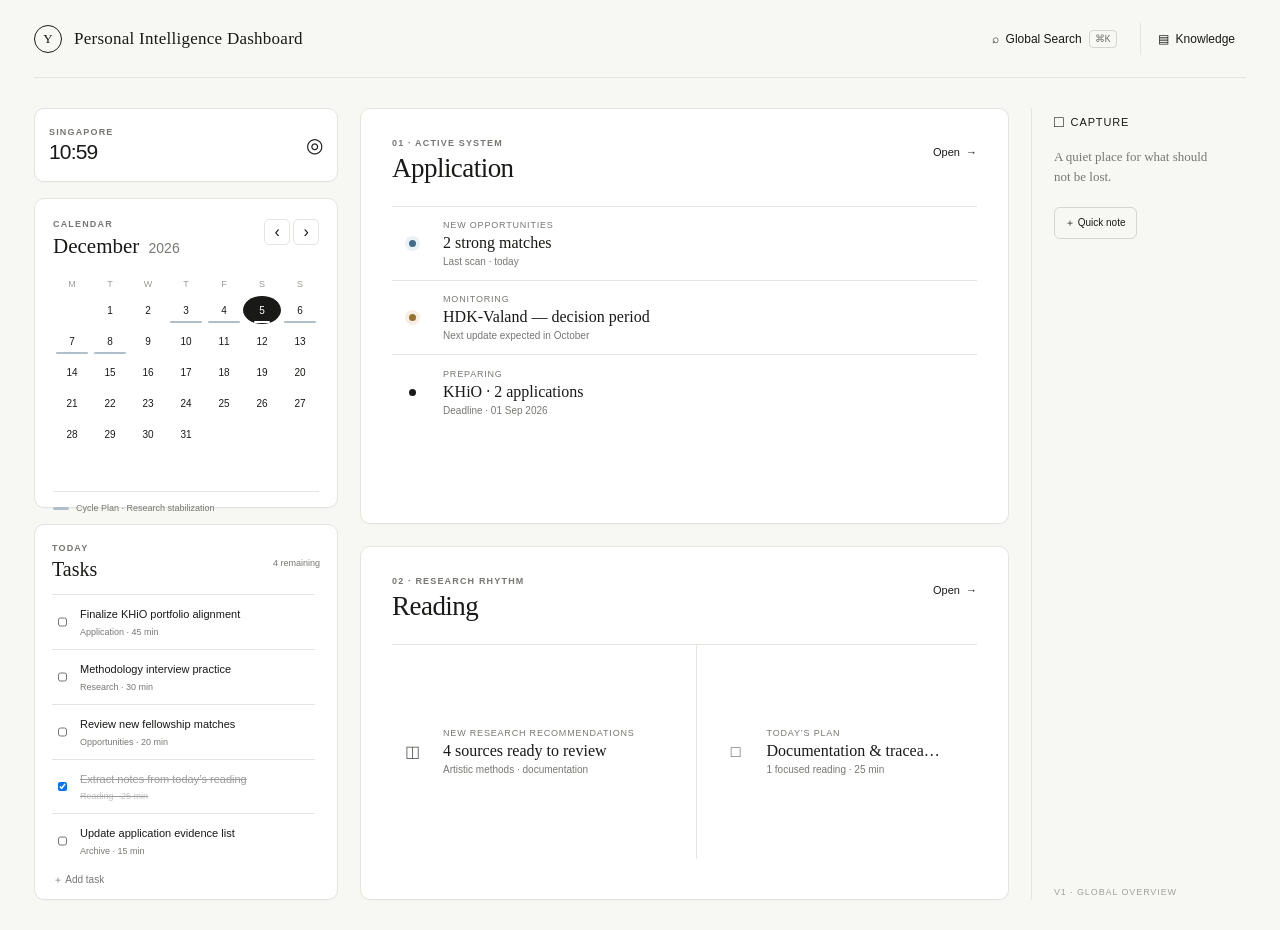
<file: index.html>
<!doctype html>
<html lang="en">
<head>
  <meta charset="UTF-8" />
  <meta name="viewport" content="width=device-width, initial-scale=1.0" />
  <meta name="description" content="A calm personal workspace for applications, reading, time, and daily focus." />
  <title>Personal Intelligence Dashboard</title>
  <link rel="stylesheet" href="styles.css" />
</head>
<body>
  <main class="dashboard-shell">
    <header class="global-header">
      <div class="brand"><span class="brand-mark">Y</span><h1>Personal Intelligence Dashboard</h1></div>
      <nav>
        <button class="nav-button" id="search-open" type="button"><span aria-hidden="true">⌕</span> Global Search <kbd>⌘K</kbd></button>
        <button class="nav-button knowledge-button" type="button"><span aria-hidden="true">▤</span> Knowledge</button>
        <button class="mobile-menu" type="button" aria-label="Open menu">☰</button>
      </nav>
    </header>

    <div class="dashboard-grid">
      <aside class="left-column" aria-label="Time and control">
        <section class="module time-wrap">
          <button class="time-module" id="time-open" type="button" aria-expanded="false">
            <span><span class="eyebrow">Singapore</span><time class="digital-time" id="local-time">--:--</time></span>
            <span class="line-icon" aria-hidden="true">◎</span>
          </button>
          <div class="world-popover" id="world-popover" hidden>
            <div class="popover-title"><div><p class="eyebrow">World time</p><h3>Your places</h3></div><button type="button" aria-label="Add time zone">＋</button></div>
            <div class="zone-list" id="zone-list"></div>
            <p class="popover-note">Select the places you want to keep here.</p>
          </div>
        </section>

        <section class="module calendar-module" aria-label="Calendar">
          <div class="calendar-header">
            <div><p class="eyebrow">Calendar</p><h2 id="calendar-title">Month <span>Year</span></h2></div>
            <div class="icon-pair"><button type="button" aria-label="Previous month">‹</button><button type="button" aria-label="Next month">›</button></div>
          </div>
          <div class="weekdays" aria-hidden="true"><span>M</span><span>T</span><span>W</span><span>T</span><span>F</span><span>S</span><span>S</span></div>
          <div class="calendar-grid" id="calendar-grid"></div>
          <div class="calendar-legend"><span></span><p>Cycle Plan · Research stabilization</p></div>
        </section>

        <section class="module tasks-module">
          <div class="section-heading"><div><p class="eyebrow">Today</p><h2>Tasks</h2></div><span class="count-label" id="remaining-count">4 remaining</span></div>
          <div class="task-scroll" id="task-list"></div>
          <button class="quiet-action" type="button">＋ Add task</button>
        </section>
      </aside>

      <div class="center-column">
        <section class="module main-module application-module">
          <div class="module-title-row"><div><p class="eyebrow">01 · Active system</p><h2>Application</h2></div><a class="open-link" href="application.html">Open <span>→</span></a></div>
          <div class="summary-list">
            <button class="summary-item" type="button" data-search="new opportunities fellowship application"><span class="summary-icon"><i class="status-dot status-blue"></i></span><span class="summary-copy"><span>New Opportunities</span><strong>2 strong matches</strong><small>Last scan · today</small></span><b>→</b></button>
            <button class="summary-item" type="button" data-search="monitoring HDK Valand decision"><span class="summary-icon"><i class="status-dot status-amber"></i></span><span class="summary-copy"><span>Monitoring</span><strong>HDK-Valand — decision period</strong><small>Next update expected in October</small></span><b>→</b></button>
            <button class="summary-item" type="button" data-search="preparing KHiO applications"><span class="summary-icon"><i class="status-dot"></i></span><span class="summary-copy"><span>Preparing</span><strong>KHiO · 2 applications</strong><small>Deadline · 01 Sep 2026</small></span><b>→</b></button>
          </div>
        </section>

        <section class="module main-module reading-module">
          <div class="module-title-row"><div><p class="eyebrow">02 · Research rhythm</p><h2>Reading</h2></div><button class="open-link" type="button">Open <span>→</span></button></div>
          <div class="reading-grid">
            <button class="summary-item" type="button" data-search="research recommendations artistic methods documentation"><span class="summary-icon">◫</span><span class="summary-copy"><span>New Research Recommendations</span><strong>4 sources ready to review</strong><small>Artistic methods · documentation</small></span><b>→</b></button>
            <button class="summary-item" type="button" data-search="today reading plan documentation traceability"><span class="summary-icon">□</span><span class="summary-copy"><span>Today’s Plan</span><strong>Documentation &amp; traceability</strong><small>1 focused reading · 25 min</small></span><b>→</b></button>
          </div>
        </section>
      </div>

      <aside class="right-column" aria-label="Capture">
        <section class="capture-module"><div class="capture-heading"><span>□</span><p>Capture</p></div><p class="capture-copy">A quiet place for what should not be lost.</p><button id="capture-open" type="button">＋ Quick note</button></section>
        <p class="right-note">V1 · Global overview</p>
      </aside>
    </div>
  </main>

  <div class="overlay-backdrop" id="search-overlay" hidden>
    <section class="search-panel" role="dialog" aria-modal="true" aria-label="Global search">
      <div class="search-input-wrap"><span>⌕</span><input id="search-input" type="search" placeholder="Search applications, readings, tasks…" /><button id="search-close" type="button" aria-label="Close search">×</button></div>
      <div class="search-results" id="search-results"><p>Type a keyword to search across your dashboard.</p></div>
      <div class="search-footer"><span>⌘ K</span><p>Keyword retrieval only</p></div>
    </section>
  </div>

  <section class="capture-popover" id="capture-popover" role="dialog" aria-label="Quick capture" hidden>
    <div><p class="eyebrow">Quick capture</p><button id="capture-close" type="button" aria-label="Close">×</button></div>
    <textarea placeholder="Write a note…"></textarea>
    <button class="save-note" id="capture-save" type="button">✓ Save note</button>
  </section>
  <script src="script.js"></script>
</body>
</html>
</file>
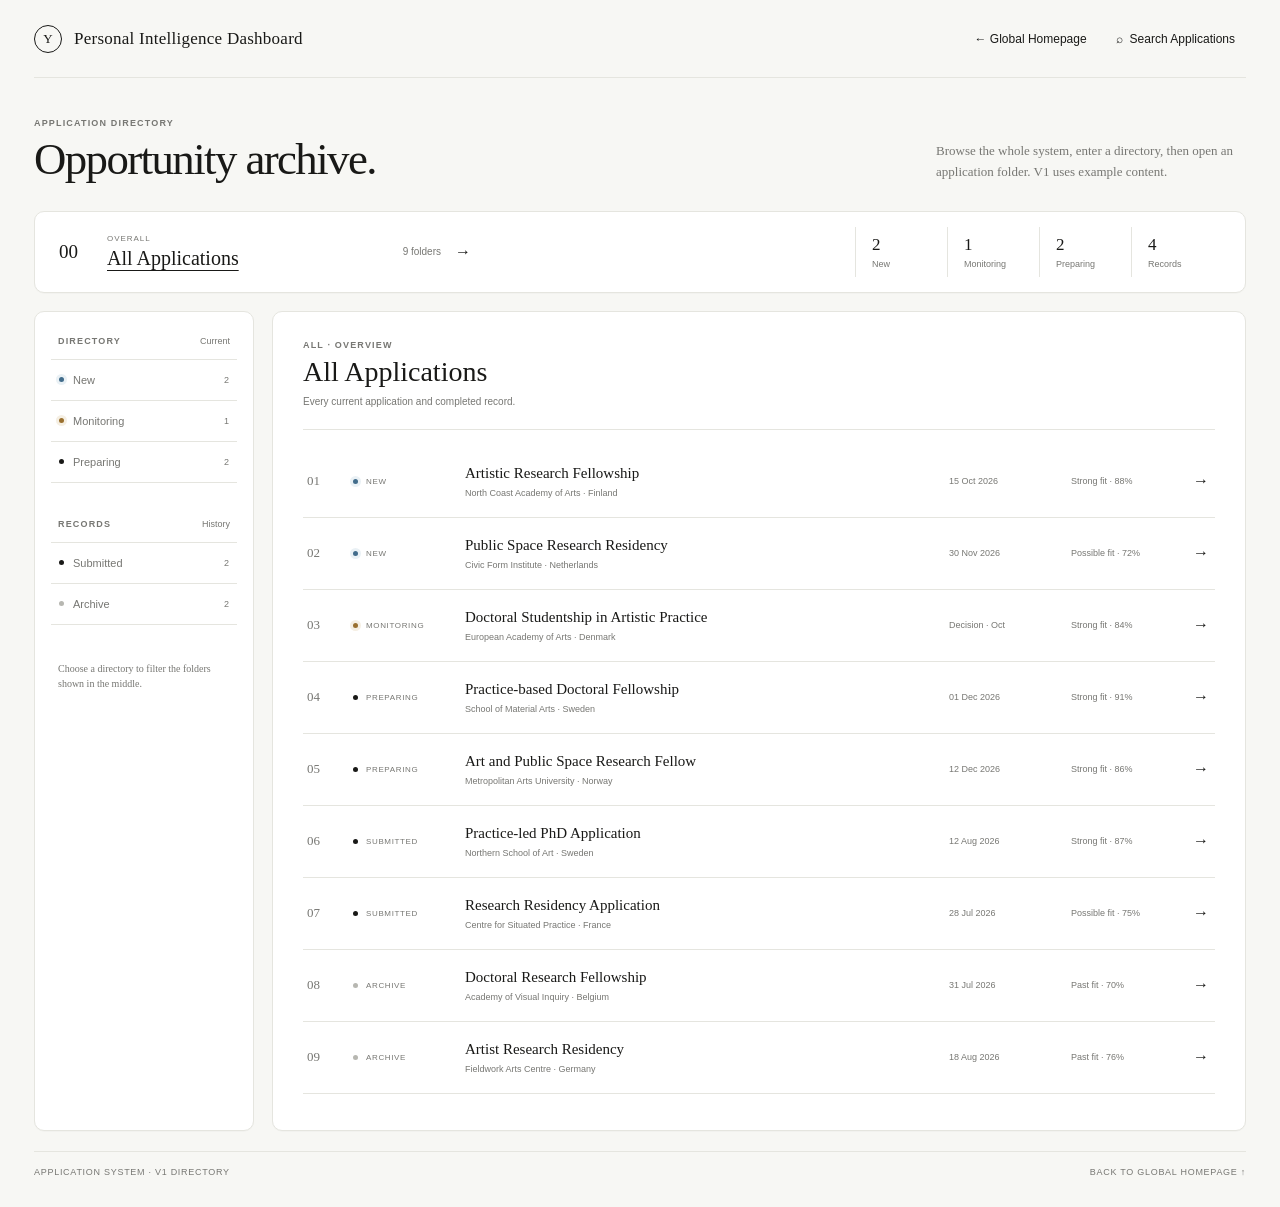
<file: application.html>
<!doctype html>
<html lang="en">
<head>
  <meta charset="UTF-8" />
  <meta name="viewport" content="width=device-width, initial-scale=1.0" />
  <meta name="description" content="Application directory for current opportunities and completed records." />
  <title>Application — Personal Intelligence Dashboard</title>
  <link rel="stylesheet" href="styles.css" />
</head>
<body>
  <main class="dashboard-shell application-page">
    <header class="global-header">
      <a class="brand brand-link" href="index.html"><span class="brand-mark">Y</span><h1>Personal Intelligence Dashboard</h1></a>
      <nav><a class="nav-button back-home" href="index.html">← Global Homepage</a><button class="nav-button" id="directory-search-open" type="button"><span aria-hidden="true">⌕</span> Search Applications</button></nav>
    </header>

    <section class="directory-intro application-intro">
      <div><p class="eyebrow">Application directory</p><h2>Opportunity archive.</h2></div>
      <p>Browse the whole system, enter a directory, then open an application folder. V1 uses example content.</p>
    </section>

    <section class="module application-all" aria-label="All applications">
      <button class="application-all-button active" type="button" data-view="all" aria-pressed="true">
        <span class="all-index">00</span>
        <span><small>Overall</small><strong>All Applications</strong></span>
        <span class="all-total" id="all-total">9 folders</span>
        <b>→</b>
      </button>
      <div class="application-all-counts" aria-label="Application counts">
        <span><b id="count-new">2</b> New</span>
        <span><b id="count-monitoring">1</b> Monitoring</span>
        <span><b id="count-preparing">2</b> Preparing</span>
        <span><b id="count-records">4</b> Records</span>
      </div>
    </section>

    <div class="application-browser">
      <aside class="module application-sidebar" aria-label="Application directories">
        <div class="sidebar-heading"><p class="eyebrow">Directory</p><span>Current</span></div>
        <nav class="directory-nav" aria-label="Current application stages">
          <button type="button" data-view="new"><span><i class="status-blue"></i>New</span><b id="nav-new">2</b></button>
          <button type="button" data-view="monitoring"><span><i class="status-amber"></i>Monitoring</span><b id="nav-monitoring">1</b></button>
          <button type="button" data-view="preparing"><span><i></i>Preparing</span><b id="nav-preparing">2</b></button>
        </nav>
        <div class="sidebar-heading records-heading"><p class="eyebrow">Records</p><span>History</span></div>
        <nav class="directory-nav" aria-label="Application records">
          <button type="button" data-view="submitted"><span><i></i>Submitted</span><b id="nav-submitted">2</b></button>
          <button type="button" data-view="archive"><span><i class="status-muted"></i>Archive</span><b id="nav-archive">2</b></button>
        </nav>
        <p class="sidebar-note">Choose a directory to filter the folders shown in the middle.</p>
      </aside>

      <section class="module folder-browser" aria-live="polite">
        <div class="folder-browser-header">
          <div><p class="eyebrow" id="folder-view-label">All · Overview</p><h3 id="folder-view-title">All Applications</h3><p id="folder-view-description">Every current application and completed record.</p></div>
          <button class="manual-add-button" id="manual-add-open" type="button" hidden>＋ Add manually</button>
        </div>
        <div class="folder-grid" id="folder-grid"></div>
        <div class="folder-empty" id="folder-empty" hidden><p>No folders in this directory.</p></div>
      </section>
    </div>

    <footer class="directory-footer"><p>Application System · V1 directory</p><a href="index.html">Back to Global Homepage ↑</a></footer>
  </main>

  <div class="overlay-backdrop" id="directory-search" hidden>
    <section class="search-panel" role="dialog" aria-modal="true" aria-label="Search applications">
      <div class="search-input-wrap"><span>⌕</span><input id="directory-search-input" type="search" placeholder="Search institution, country, or status…" /><button id="directory-search-close" type="button" aria-label="Close">×</button></div>
      <div class="search-results" id="directory-search-results"><p>Search the current directory and records.</p></div>
      <div class="search-footer"><span>Application only</span><p>Keyword retrieval</p></div>
    </section>
  </div>

  <div class="overlay-backdrop detail-backdrop" id="application-detail" hidden>
    <section class="application-detail-panel" role="dialog" aria-modal="true" aria-labelledby="application-detail-title">
      <div class="application-detail-topline">
        <p class="eyebrow" id="application-detail-stage">Application</p>
        <button id="application-detail-close" type="button" aria-label="Close application details">×</button>
      </div>
      <p class="application-detail-institution" id="application-detail-institution"></p>
      <h3 id="application-detail-title"></h3>
      <div class="application-detail-meta">
        <div><span>Location</span><strong id="application-detail-place"></strong></div>
        <div><span>Deadline / Date</span><strong id="application-detail-date"></strong></div>
        <div><span>Status</span><strong id="application-detail-status"></strong></div>
        <div><span>Fit</span><strong id="application-detail-fit"></strong></div>
      </div>
      <div class="application-detail-section">
        <span>Official link</span>
        <a id="application-detail-link" href="#" target="_blank" rel="noreferrer">Open opportunity ↗</a>
      </div>
      <div class="submitted-documents" id="submitted-documents" hidden>
        <label class="receipt-time-field">Confirmation email received<input id="confirmation-received-time" type="datetime-local" /></label>
        <div class="submitted-documents-header">
          <div><span>Application materials</span><p>PDF, Word, images, and supporting files</p></div>
          <label class="document-upload-button" for="document-upload">＋ Upload materials</label>
          <input id="document-upload" type="file" accept=".pdf,.doc,.docx,.txt,.jpg,.jpeg,.png" multiple hidden />
        </div>
        <div class="submitted-document-list" id="submitted-document-list"></div>
        <p class="document-local-note">Prototype · files stay in this browser session and are not uploaded to GitHub.</p>
      </div>
      <div class="application-detail-section" id="application-detail-fit-section">
        <span>Why it fits</span>
        <ul id="application-detail-fit-notes"></ul>
      </div>
      <div class="application-detail-section" id="application-detail-note-section"><span>Notes</span><p id="application-detail-note"></p></div>
      <div class="application-detail-actions" id="application-detail-actions"></div>
      <p class="application-detail-example">Example content · Personal records will remain local in the formal version.</p>
    </section>
  </div>

  <div class="overlay-backdrop detail-backdrop" id="manual-add" hidden>
    <section class="manual-add-panel" role="dialog" aria-modal="true" aria-labelledby="manual-add-title">
      <div class="application-detail-topline"><div><p class="eyebrow">Manual entry</p><h3 id="manual-add-title">Add to Monitoring</h3></div><button id="manual-add-close" type="button" aria-label="Close manual entry">×</button></div>
      <form id="manual-add-form">
        <label>Opportunity title<input name="title" required placeholder="e.g. Artistic Research Fellowship" /></label>
        <label>Institution<input name="institution" required placeholder="Institution name" /></label>
        <div class="manual-form-row"><label>Location<input name="place" placeholder="Country or city" /></label><label>Deadline<input name="date" placeholder="DD Mon YYYY" /></label></div>
        <label>Official link<input name="link" type="url" placeholder="https://…" /></label>
        <label>Fit<select name="fit"><option>Strong fit</option><option>Possible fit</option><option>Needs assessment</option></select></label>
        <label>Why it fits<textarea name="fitNotes" placeholder="One reason per line"></textarea></label>
        <label>Notes<textarea name="note" placeholder="Current status or next step"></textarea></label>
        <p>Prototype entry · available until the page is refreshed.</p>
        <button class="manual-form-save" type="submit">Add folder</button>
      </form>
    </section>
  </div>
  <script src="application.js"></script>
</body>
</html>
</file>
<file: styles.css>
:root{--paper:#f7f7f4;--surface:#fff;--ink:#191917;--muted:#777773;--line:#e5e5df;--line-dark:#d6d6cf;--blue:#426c8b;--blue-soft:#eaf1f5;--amber:#9a702f;--amber-soft:#f5efe3;--radius:10px}*{box-sizing:border-box}html,body{margin:0;min-height:100%;background:var(--paper);color:var(--ink)}body{font-family:Arial,Helvetica,sans-serif;-webkit-font-smoothing:antialiased}button,input,textarea{font:inherit}button{color:inherit}.dashboard-shell{min-height:100vh;padding:0 34px 30px}.global-header{height:78px;display:flex;align-items:center;justify-content:space-between;border-bottom:1px solid var(--line)}.brand,.global-header nav,.nav-button,.capture-heading,.quiet-action,.open-link{display:flex;align-items:center}.brand{gap:12px}.brand-mark{width:28px;height:28px;border:1px solid var(--ink);border-radius:50%;display:grid;place-items:center;font-family:Georgia,serif;font-size:13px}.brand h1{margin:0;font-family:Georgia,"Times New Roman",serif;font-size:17px;font-weight:400;letter-spacing:.015em}.global-header nav{gap:7px}.nav-button{border:0;background:transparent;padding:9px 11px;gap:7px;border-radius:7px;font-size:12px;cursor:pointer}.nav-button:hover{background:#eeeeea}.nav-button kbd{border:1px solid var(--line-dark);border-radius:4px;padding:2px 5px;color:var(--muted);font-size:10px}.knowledge-button{border-left:1px solid var(--line);border-radius:0;margin-left:5px;padding-left:17px}.mobile-menu{display:none;border:0;background:transparent}.dashboard-grid{height:calc(100vh - 108px);min-height:650px;max-width:1560px;margin:30px auto 0;display:grid;grid-template-columns:minmax(264px,.82fr) minmax(520px,1.75fr) minmax(190px,.58fr);gap:22px}.left-column{min-height:0;display:grid;grid-template-rows:74px 310px minmax(0,1fr);gap:16px}.center-column{min-height:0;display:grid;grid-template-rows:1.08fr .92fr;gap:22px}.right-column{min-height:0;border-left:1px solid var(--line);padding-left:22px;display:flex;flex-direction:column}.module{background:var(--surface);border:1px solid var(--line);border-radius:var(--radius);box-shadow:0 1px 0 rgba(22,22,20,.02)}.eyebrow{margin:0;color:var(--muted);font-size:9px;letter-spacing:.13em;text-transform:uppercase;font-weight:600}.time-wrap{position:relative}.time-module{width:100%;height:100%;padding:12px 14px;border:0;background:transparent;display:flex;align-items:center;justify-content:space-between;text-align:left;cursor:pointer}.time-module>span:first-child{display:flex;flex-direction:column}.digital-time{margin-top:3px;font-size:21px;letter-spacing:-.04em;font-variant-numeric:tabular-nums}.line-icon{font-size:20px}.world-popover{position:absolute;z-index:20;top:82px;left:0;width:280px;padding:17px;background:#fff;border:1px solid var(--line-dark);border-radius:10px;box-shadow:0 18px 55px rgba(25,25,23,.12)}.popover-title{display:flex;justify-content:space-between;align-items:center}.popover-title h3{margin:4px 0 0;font-family:Georgia,serif;font-size:18px;font-weight:400}.popover-title button{width:28px;height:28px;border:1px solid var(--line);border-radius:6px;background:#fff}.zone-list{margin-top:15px;border-top:1px solid var(--line)}.zone-row{display:grid;grid-template-columns:16px 1fr auto;gap:10px;align-items:center;padding:11px 0;border-bottom:1px solid var(--line);font-size:12px}.zone-row.off{opacity:.42}.zone-row time{font-variant-numeric:tabular-nums;font-weight:600}.popover-note{margin:13px 0 0;color:var(--muted);font-size:10px}.calendar-module{padding:20px 18px 15px}.calendar-header,.section-heading,.module-title-row{display:flex;justify-content:space-between;align-items:flex-start}.calendar-header h2,.section-heading h2,.module-title-row h2{margin:5px 0 0;font-family:Georgia,"Times New Roman",serif;font-weight:400}.calendar-header h2{font-size:21px}.calendar-header h2 span{color:var(--muted);font-size:14px;font-family:Arial,sans-serif;margin-left:4px}.icon-pair{display:flex;gap:3px}.icon-pair button{width:26px;height:26px;padding:0;border:1px solid var(--line);border-radius:5px;background:#fff;cursor:pointer}.weekdays,.calendar-grid{display:grid;grid-template-columns:repeat(7,1fr)}.weekdays{margin:20px 0 7px}.weekdays span{text-align:center;color:#9a9a95;font-size:9px}.calendar-grid{row-gap:3px}.calendar-grid button{position:relative;height:28px;border:0;background:transparent;border-radius:50%;font-size:10px;cursor:pointer}.calendar-grid button:hover:not(.blank){background:#f0f0ec}.calendar-grid .cycle:before{content:"";position:absolute;left:8%;right:8%;bottom:1px;height:2px;border-radius:2px;background:#aebfcb}.calendar-grid .today{background:var(--ink);color:#fff}.calendar-grid .today:before{background:#fff;left:29%;right:29%}.calendar-grid .blank{pointer-events:none}.calendar-legend{margin-top:12px;padding-top:11px;border-top:1px solid var(--line);display:flex;align-items:center;gap:7px}.calendar-legend span{width:16px;height:3px;border-radius:2px;background:#aebfcb}.calendar-legend p{margin:0;color:var(--muted);font-size:9px}.tasks-module{padding:18px 17px 12px;display:flex;flex-direction:column;min-height:0}.section-heading h2{font-size:20px}.count-label{color:var(--muted);font-size:9px;margin-top:15px}.task-scroll{min-height:0;overflow-y:auto;margin-top:13px;padding-right:5px;scrollbar-width:thin;scrollbar-color:#d7d7d2 transparent}.task-row{display:grid;grid-template-columns:16px 1fr;gap:10px;padding:12px 2px;border-top:1px solid var(--line);cursor:pointer}.task-copy{display:flex;flex-direction:column;gap:5px}.task-copy strong{font-size:11px;line-height:1.35;font-weight:500}.task-copy small{color:var(--muted);font-size:9px}.task-row.is-done .task-copy{opacity:.42;text-decoration:line-through}.quiet-action{flex:none;gap:6px;margin-top:8px;padding:8px 1px 0;background:transparent;border:0;color:var(--muted);font-size:10px;cursor:pointer}.main-module{min-height:0;padding:29px 31px;overflow:hidden}.module-title-row{padding-bottom:22px;border-bottom:1px solid var(--line)}.module-title-row h2{font-size:clamp(27px,2vw,34px);letter-spacing:-.02em}.open-link{gap:6px;padding:8px 0;border:0;background:transparent;font-size:11px;cursor:pointer}.summary-list{display:flex;flex-direction:column}.summary-item{width:100%;min-height:74px;display:grid;grid-template-columns:36px 1fr 18px;align-items:center;gap:9px;text-align:left;background:transparent;border:0;border-bottom:1px solid var(--line);cursor:pointer}.summary-item:last-child{border-bottom:0}.summary-item:hover{background:#fafaf8}.summary-icon{width:28px;height:28px;display:grid;place-items:center;color:#5f5f5a}.status-dot{display:block;width:7px;height:7px;border-radius:50%;background:var(--ink)}.status-blue{background:var(--blue);box-shadow:0 0 0 4px var(--blue-soft)}.status-amber{background:var(--amber);box-shadow:0 0 0 4px var(--amber-soft)}.summary-copy{display:flex;min-width:0;flex-direction:column;gap:4px}.summary-copy>span{color:var(--muted);font-size:9px;text-transform:uppercase;letter-spacing:.09em}.summary-copy strong{font-family:Georgia,serif;font-size:16px;font-weight:400;white-space:nowrap;overflow:hidden;text-overflow:ellipsis}.summary-copy small{color:var(--muted);font-size:10px}.summary-item>b{opacity:0;font-weight:400;transition:.18s ease}.summary-item:hover>b{opacity:1}.reading-grid{display:grid;grid-template-columns:1fr 1fr;gap:0 24px;height:calc(100% - 80px)}.reading-grid .summary-item{min-height:100%;border-bottom:0}.reading-grid .summary-item+.summary-item{border-left:1px solid var(--line);padding-left:24px}.capture-module{padding-top:5px}.capture-heading{gap:7px}.capture-heading p{margin:0;font-size:11px;text-transform:uppercase;letter-spacing:.08em}.capture-copy{max-width:160px;margin:16px 0 20px;color:var(--muted);font-family:Georgia,serif;font-size:13px;line-height:1.55}.capture-module>button{border:1px solid var(--line-dark);background:transparent;border-radius:6px;padding:8px 10px;font-size:10px;cursor:pointer}.right-note{margin:auto 0 0;padding-bottom:3px;color:#a1a19c;font-size:9px;letter-spacing:.1em;text-transform:uppercase}.overlay-backdrop{position:fixed;inset:0;z-index:50;background:rgba(25,25,23,.14);backdrop-filter:blur(2px);display:flex;justify-content:center;align-items:flex-start;padding-top:14vh}.search-panel{width:min(620px,calc(100vw - 40px));background:#fff;border:1px solid var(--line-dark);border-radius:12px;box-shadow:0 28px 80px rgba(20,20,18,.16);overflow:hidden}.search-input-wrap{height:64px;padding:0 20px;display:grid;grid-template-columns:20px 1fr 24px;align-items:center;gap:10px;border-bottom:1px solid var(--line)}.search-input-wrap input{width:100%;border:0;outline:0;font-family:Georgia,serif;font-size:18px}.search-input-wrap button,.capture-popover>div button{border:0;background:transparent;font-size:20px;cursor:pointer}.search-results{min-height:166px;padding:10px}.search-results>p{margin:50px 14px;color:var(--muted);text-align:center;font-size:11px}.search-results>button{width:100%;display:grid;grid-template-columns:30px 1fr 20px;gap:10px;padding:12px 10px;align-items:center;border:0;border-radius:7px;background:transparent;text-align:left;font-size:12px}.search-results>button:hover{background:#f5f5f1}.search-results>button span{color:#9a9a95;font-size:9px}.search-footer{display:flex;align-items:center;justify-content:space-between;padding:10px 17px;border-top:1px solid var(--line);color:var(--muted);font-size:9px}.search-footer p{margin:0}.capture-popover{position:fixed;z-index:40;right:34px;top:88px;width:300px;padding:16px;background:#fff;border:1px solid var(--line-dark);border-radius:10px;box-shadow:0 20px 60px rgba(20,20,18,.13)}.capture-popover>div{display:flex;justify-content:space-between;align-items:center}.capture-popover textarea{width:100%;height:110px;resize:none;margin-top:14px;padding:10px;border:1px solid var(--line);border-radius:6px;outline:none;font-size:12px}.save-note{margin-top:9px;display:block;margin-left:auto;padding:7px 9px;background:var(--ink);color:#fff;border:0;border-radius:5px;font-size:10px;cursor:pointer}[hidden]{display:none!important}
@media(max-width:1050px){.dashboard-grid{grid-template-columns:280px 1fr;height:auto;min-height:calc(100vh - 110px)}.left-column{height:calc(100vh - 108px);position:sticky;top:94px}.center-column{min-height:760px}.right-column{grid-column:2;border:0;border-top:1px solid var(--line);padding:18px 0 0;flex-direction:row;justify-content:space-between}.capture-copy{display:none}.right-note{margin:0}}
@media(max-width:720px){.dashboard-shell{padding:0 17px 24px}.global-header{height:66px}.brand h1{font-size:14px}.nav-button{display:none}.mobile-menu{display:block}.dashboard-grid{height:auto;min-height:0;margin-top:18px;grid-template-columns:1fr;gap:16px}.left-column{position:static;height:auto;grid-template-rows:66px 310px 330px}.center-column{min-height:0;grid-template-rows:auto auto;gap:16px}.right-column{grid-column:1;padding:18px 0 0}.main-module{padding:23px 20px}.application-module{min-height:390px}.reading-module{min-height:330px}.reading-grid{grid-template-columns:1fr;height:auto}.reading-grid .summary-item{min-height:105px}.reading-grid .summary-item+.summary-item{border-left:0;border-top:1px solid var(--line);padding-left:0}.capture-popover{right:17px;left:17px;top:76px;width:auto}}

/* Application directory */
a{color:inherit}.open-link,.brand-link,.back-home{text-decoration:none}.application-page{min-height:100vh}.directory-intro{max-width:1560px;margin:52px auto 28px;display:flex;justify-content:space-between;align-items:flex-end}.directory-intro h2{max-width:620px;margin:9px 0 0;font-family:Georgia,"Times New Roman",serif;font-size:clamp(34px,4vw,58px);font-weight:400;line-height:1.02;letter-spacing:-.035em}.directory-intro>p{max-width:310px;margin:0;color:var(--muted);font-family:Georgia,serif;font-size:13px;line-height:1.65}.application-directory-grid{max-width:1560px;min-height:560px;margin:0 auto;display:grid;grid-template-columns:minmax(0,1.65fr) minmax(330px,.85fr);gap:22px}.directory-module{min-height:560px;padding:28px 30px;display:flex;flex-direction:column}.directory-module-header{display:flex;justify-content:space-between;align-items:flex-start}.directory-module-header h3{margin:6px 0 0;font-family:Georgia,serif;font-size:26px;font-weight:400}.directory-count{margin-top:16px;color:var(--muted);font-size:9px;text-transform:uppercase;letter-spacing:.1em}.directory-tabs{display:flex;gap:26px;margin-top:28px;border-bottom:1px solid var(--line)}.directory-tab{position:relative;padding:0 0 12px;border:0;background:transparent;color:var(--muted);font-size:11px;cursor:pointer}.directory-tab span{margin-left:5px;color:#aaa9a4;font-size:9px}.directory-tab.active{color:var(--ink)}.directory-tab.active:after{content:"";position:absolute;right:0;bottom:-1px;left:0;height:1px;background:var(--ink)}.application-list{display:flex;flex-direction:column;min-height:0}.application-card{width:100%;min-height:92px;display:grid;grid-template-columns:14px minmax(0,1fr) auto 18px;gap:13px;align-items:center;padding:16px 2px;border:0;border-bottom:1px solid var(--line);background:transparent;text-align:left;cursor:pointer}.application-card:hover{background:#fafaf8}.card-status{width:6px;height:6px;border-radius:50%;background:var(--ink)}.card-status.status-blue{background:var(--blue);box-shadow:0 0 0 4px var(--blue-soft)}.card-status.status-amber{background:var(--amber);box-shadow:0 0 0 4px var(--amber-soft)}.card-status.status-muted{background:#bbbcb7}.application-card-copy{display:flex;min-width:0;flex-direction:column;gap:5px}.application-card-copy small{color:var(--muted);font-size:9px;text-transform:uppercase;letter-spacing:.08em}.application-card-copy strong{font-family:Georgia,serif;font-size:16px;font-weight:400;white-space:nowrap;overflow:hidden;text-overflow:ellipsis}.application-card-copy span{color:var(--muted);font-size:10px}.application-date{color:var(--muted);font-size:10px;white-space:nowrap}.application-card>b{opacity:0;font-weight:400;transition:.18s ease}.application-card:hover>b{opacity:1}.records-module .application-card{grid-template-columns:12px minmax(0,1fr) 18px}.records-module .application-date{display:none}.record-list{flex:1}.directory-footer{max-width:1560px;margin:20px auto 0;padding-top:15px;border-top:1px solid var(--line);display:flex;justify-content:space-between;color:var(--muted);font-size:9px;text-transform:uppercase;letter-spacing:.08em}.directory-footer p{margin:0}.directory-footer a{text-decoration:none}
.detail-backdrop{justify-content:center;align-items:center;padding:24px}.application-detail-panel{width:min(560px,calc(100vw - 40px));max-height:calc(100vh - 48px);padding:30px 32px;background:#fff;border:1px solid var(--line-dark);border-radius:12px;box-shadow:0 28px 80px rgba(20,20,18,.16);overflow-y:auto}.application-detail-topline{display:flex;align-items:center;justify-content:space-between}.application-detail-topline button{width:32px;height:32px;border:1px solid var(--line);border-radius:50%;background:#fff;font-size:18px;cursor:pointer}.application-detail-institution{margin:42px 0 11px;color:var(--muted);font-size:10px;letter-spacing:.09em;text-transform:uppercase}.application-detail-panel h3{max-width:430px;margin:0;font-family:Georgia,"Times New Roman",serif;font-size:34px;font-weight:400;line-height:1.08;letter-spacing:-.025em}.application-detail-meta{display:grid;grid-template-columns:1fr 1fr;gap:20px;margin-top:34px;padding:20px 0;border-top:1px solid var(--line);border-bottom:1px solid var(--line)}.application-detail-meta div,.application-detail-section{display:flex;flex-direction:column;gap:7px}.application-detail-meta span,.application-detail-section>span{color:var(--muted);font-size:9px;letter-spacing:.09em;text-transform:uppercase}.application-detail-meta strong{font-size:11px;font-weight:500}.application-detail-section{margin-top:26px}.application-detail-section p{margin:0;font-family:Georgia,serif;font-size:14px;line-height:1.6}.application-detail-example{margin:42px 0 0;padding-top:17px;border-top:1px solid var(--line);color:var(--muted);font-size:9px;line-height:1.5}
@media(max-width:900px){.directory-intro{margin-top:34px}.application-directory-grid{grid-template-columns:1fr}.directory-module{min-height:480px}.directory-intro>p{display:none}}
@media(max-width:720px){.application-page .global-header nav .back-home{display:flex}.directory-intro{margin:28px auto 20px}.directory-intro h2{font-size:36px}.directory-module{min-height:460px;padding:22px 18px}.directory-tabs{gap:18px;overflow-x:auto}.application-card{grid-template-columns:12px minmax(0,1fr) 18px}.application-date{display:none}.directory-footer{margin-top:16px}.application-detail-panel{padding:24px 20px}.application-detail-institution{margin-top:42px}.application-detail-panel h3{font-size:29px}}

/* Application directory V2 */
.application-intro{margin-top:40px}.application-intro h2{font-size:clamp(32px,3.5vw,52px)}.application-all{max-width:1560px;min-height:82px;margin:0 auto 18px;padding:0 22px;display:flex;align-items:center;justify-content:space-between}.application-all-button{min-width:420px;display:grid;grid-template-columns:34px 1fr auto 20px;gap:14px;align-items:center;padding:14px 2px;border:0;background:transparent;text-align:left;cursor:pointer}.application-all-button .all-index{font-family:Georgia,serif;font-size:19px}.application-all-button>span:nth-child(2){display:flex;flex-direction:column;gap:4px}.application-all-button small{color:var(--muted);font-size:8px;letter-spacing:.12em;text-transform:uppercase}.application-all-button strong{font-family:Georgia,serif;font-size:20px;font-weight:400}.application-all-button .all-total{color:var(--muted);font-size:10px}.application-all-button>b{font-weight:400}.application-all-button.active strong{text-decoration:underline;text-decoration-thickness:1px;text-underline-offset:5px}.application-all-counts{display:flex;align-items:center}.application-all-counts span{min-width:92px;padding:8px 16px;border-left:1px solid var(--line);color:var(--muted);font-size:9px}.application-all-counts b{display:block;margin-bottom:4px;color:var(--ink);font-family:Georgia,serif;font-size:17px;font-weight:400}.application-browser{max-width:1560px;min-height:620px;margin:0 auto;display:grid;grid-template-columns:220px minmax(0,1fr);gap:18px}.application-sidebar{padding:24px 16px}.sidebar-heading{display:flex;align-items:flex-end;justify-content:space-between;padding:0 7px 13px;border-bottom:1px solid var(--line)}.sidebar-heading>span{color:var(--muted);font-size:9px}.records-heading{margin-top:36px}.directory-nav{display:flex;flex-direction:column}.directory-nav button{display:flex;align-items:center;justify-content:space-between;padding:14px 8px;border:0;border-bottom:1px solid var(--line);background:transparent;color:var(--muted);font-size:11px;text-align:left;cursor:pointer}.directory-nav button>span{display:flex;align-items:center;gap:9px}.directory-nav button i{width:5px;height:5px;border-radius:50%;background:var(--ink);box-shadow:none}.directory-nav button i.status-blue{background:var(--blue);box-shadow:0 0 0 3px var(--blue-soft)}.directory-nav button i.status-amber{background:var(--amber);box-shadow:0 0 0 3px var(--amber-soft)}.directory-nav button i.status-muted{background:#b7b7b1}.directory-nav button b{font-size:9px;font-weight:400}.directory-nav button:hover,.directory-nav button.active{color:var(--ink);background:#fafaf8}.directory-nav button.active>span{font-weight:600}.sidebar-note{margin:36px 7px 0;color:var(--muted);font-family:Georgia,serif;font-size:10px;line-height:1.55}.folder-browser{min-width:0;padding:28px 30px 36px}.folder-browser-header{display:flex;align-items:flex-start;justify-content:space-between;padding-bottom:22px;border-bottom:1px solid var(--line)}.folder-browser-header h3{margin:6px 0 0;font-family:Georgia,serif;font-size:28px;font-weight:400}.folder-browser-header>div>p:last-child{margin:8px 0 0;color:var(--muted);font-size:10px}.manual-add-button{margin-top:5px;padding:8px 11px;border:1px solid var(--line-dark);border-radius:6px;background:#fff;font-size:10px;cursor:pointer}.folder-grid{display:grid;grid-template-columns:repeat(3,minmax(190px,1fr));gap:46px 30px;padding:34px 4px 6px}.opportunity-folder{min-width:0;padding:0;border:0;background:transparent;text-align:left;cursor:pointer}.folder-visual{position:relative;width:100%;height:128px;display:block;transition:transform .18s ease}.opportunity-folder:hover .folder-visual{transform:translateY(-3px)}.folder-tab{position:absolute;z-index:1;top:5px;left:10px;width:42%;height:35px;border:1px solid var(--ink);border-bottom:0;border-radius:12px 13px 0 0;background:#fff}.folder-tab:after{content:"";position:absolute;top:-1px;right:-13px;width:22px;height:17px;border-top:1px solid var(--ink);background:repeating-linear-gradient(90deg,var(--ink) 0 1px,#fff 1px 3px);transform:skewY(-9deg)}.folder-stack-lines{position:absolute;z-index:1;top:29px;right:3px;bottom:2px;width:34px;border:1px solid var(--ink);border-left:0;border-radius:0 13px 14px 0;background:repeating-linear-gradient(90deg,var(--ink) 0 1px,#fff 1px 3px)}.folder-face{position:absolute;z-index:2;top:27px;right:25px;bottom:2px;left:0;display:flex;align-items:flex-end;gap:8px;padding:14px;border:1px solid var(--ink);border-radius:7px 5px 14px 14px;background:#fff}.folder-face small{color:var(--muted);font-size:8px;letter-spacing:.1em;text-transform:uppercase}.folder-dot{width:5px;height:5px;border-radius:50%;background:var(--ink)}.folder-dot.status-blue{background:var(--blue);box-shadow:0 0 0 3px var(--blue-soft)}.folder-dot.status-amber{background:var(--amber);box-shadow:0 0 0 3px var(--amber-soft)}.folder-dot.status-muted{background:#b7b7b1}.folder-caption{display:flex;flex-direction:column;margin-top:12px;padding:0 3px}.folder-caption>strong{min-height:34px;font-size:11px;line-height:1.4;font-weight:600}.folder-caption>strong i{font-style:normal}.folder-caption>strong em{margin:0 5px;font-style:normal;font-weight:400}.folder-tree{position:relative;display:flex;flex-direction:column;gap:8px;margin:9px 0 0 14px;padding:3px 0 1px 16px;border-left:1px solid #a8a8a2}.folder-tree>span{position:relative;color:var(--muted);font-size:9px;white-space:nowrap;overflow:hidden;text-overflow:ellipsis}.folder-tree>span:before{content:"";position:absolute;top:50%;left:-16px;width:11px;border-top:1px solid #a8a8a2}.folder-empty{display:grid;min-height:380px;place-items:center;color:var(--muted);font-family:Georgia,serif;font-size:13px}.application-detail-panel{width:min(650px,calc(100vw - 40px));max-height:calc(100vh - 48px)}.application-detail-institution{margin-top:34px}.application-detail-meta{grid-template-columns:repeat(4,1fr)}.application-detail-section a{width:max-content;color:var(--ink);font-size:12px;text-decoration:underline;text-underline-offset:4px}.application-detail-section a.is-disabled{pointer-events:none;color:var(--muted);text-decoration:none}.application-detail-section ul{margin:0;padding:0;list-style:none}.application-detail-section li{position:relative;margin:7px 0;padding-left:16px;font-family:Georgia,serif;font-size:14px;line-height:1.45}.application-detail-section li:before{content:"—";position:absolute;left:0;color:var(--muted)}.application-detail-actions{display:flex;align-items:center;gap:8px;margin-top:32px;padding-top:18px;border-top:1px solid var(--line)}.detail-action{padding:9px 13px;border:1px solid var(--line-dark);border-radius:6px;background:#fff;font-size:10px;cursor:pointer}.detail-action.primary{background:var(--ink);border-color:var(--ink);color:#fff}.detail-action.danger{margin-left:auto;color:#8d433b}.manual-add-panel{width:min(600px,calc(100vw - 40px));max-height:calc(100vh - 48px);padding:27px 30px;background:#fff;border:1px solid var(--line-dark);border-radius:12px;box-shadow:0 28px 80px rgba(20,20,18,.16);overflow-y:auto}.manual-add-panel .application-detail-topline h3{margin:5px 0 0;font-family:Georgia,serif;font-size:26px;font-weight:400}.manual-add-panel form{display:flex;flex-direction:column;gap:15px;margin-top:28px}.manual-add-panel label{display:flex;flex-direction:column;gap:7px;color:var(--muted);font-size:9px;letter-spacing:.08em;text-transform:uppercase}.manual-add-panel input,.manual-add-panel select,.manual-add-panel textarea{width:100%;padding:10px;border:1px solid var(--line-dark);border-radius:6px;background:#fff;color:var(--ink);font-size:11px;letter-spacing:0;text-transform:none;outline:none}.manual-add-panel textarea{height:68px;resize:vertical}.manual-form-row{display:grid;grid-template-columns:1fr 1fr;gap:12px}.manual-add-panel form>p{margin:0;color:var(--muted);font-size:9px}.manual-form-save{align-self:flex-end;padding:9px 13px;border:0;border-radius:6px;background:var(--ink);color:#fff;font-size:10px;cursor:pointer}
@media(max-width:1050px){.application-all-counts span{min-width:78px;padding:8px 12px}.folder-grid{grid-template-columns:repeat(2,minmax(190px,1fr))}}
@media(max-width:760px){.application-all{align-items:stretch;flex-direction:column;padding:8px 16px}.application-all-button{min-width:0}.application-all-counts{overflow-x:auto;border-top:1px solid var(--line)}.application-all-counts span:first-child{border-left:0}.application-browser{grid-template-columns:1fr}.application-sidebar{padding:16px}.sidebar-heading,.records-heading,.sidebar-note{display:none}.directory-nav{display:grid;grid-template-columns:repeat(3,1fr)}.directory-nav+.records-heading+.directory-nav{grid-template-columns:repeat(2,1fr);margin-top:8px}.directory-nav button{border-right:1px solid var(--line)}.folder-browser{padding:24px 18px}.folder-grid{grid-template-columns:repeat(2,minmax(140px,1fr));gap:36px 18px}.folder-visual{height:105px}.application-detail-meta{grid-template-columns:1fr 1fr}.manual-form-row{grid-template-columns:1fr}}
@media(max-width:500px){.application-all-counts span{min-width:74px}.folder-grid{grid-template-columns:1fr}.folder-visual{height:130px}.folder-browser-header h3{font-size:24px}.folder-browser-header>div>p:last-child{max-width:210px}.application-detail-actions{flex-wrap:wrap}.detail-action.danger{margin-left:0}.application-detail-panel,.manual-add-panel{padding:22px 18px}}
.folder-grid.list-mode{display:flex;flex-direction:column;gap:0;padding:16px 0 0}.all-application-row{width:100%;min-height:72px;display:grid;grid-template-columns:34px 100px minmax(220px,1fr) 110px 110px 18px;gap:12px;align-items:center;padding:12px 4px;border:0;border-bottom:1px solid var(--line);background:transparent;text-align:left;cursor:pointer}.all-application-row:hover{background:#fafaf8}.all-row-index{color:var(--muted);font-family:Georgia,serif;font-size:13px}.all-row-stage{display:flex;align-items:center;gap:8px;color:var(--muted);font-size:8px;letter-spacing:.08em;text-transform:uppercase}.all-row-stage i{width:5px;height:5px;border-radius:50%;background:var(--ink)}.all-row-stage i.status-blue{background:var(--blue);box-shadow:0 0 0 3px var(--blue-soft)}.all-row-stage i.status-amber{background:var(--amber);box-shadow:0 0 0 3px var(--amber-soft)}.all-row-stage i.status-muted{background:#b7b7b1}.all-row-copy{display:flex;min-width:0;flex-direction:column;gap:6px}.all-row-copy strong{font-family:Georgia,serif;font-size:15px;font-weight:400;white-space:nowrap;overflow:hidden;text-overflow:ellipsis}.all-row-copy small,.all-row-date,.all-row-fit{color:var(--muted);font-size:9px}.all-application-row>b{font-weight:400}
@media(max-width:760px){.all-application-row{grid-template-columns:30px 80px minmax(160px,1fr) 18px}.all-row-date,.all-row-fit{display:none}}
.submitted-documents{margin-top:26px;padding:18px;border:1px solid var(--line);border-radius:8px;background:#fbfbf9}.submitted-documents-header{display:flex;align-items:center;justify-content:space-between;gap:16px}.submitted-documents-header>div{display:flex;flex-direction:column;gap:5px}.submitted-documents-header span{color:var(--muted);font-size:9px;letter-spacing:.09em;text-transform:uppercase}.submitted-documents-header p{margin:0;color:var(--muted);font-size:9px}.document-upload-button{flex:none;padding:8px 10px;border:1px solid var(--line-dark);border-radius:6px;background:#fff;font-size:9px;cursor:pointer}.submitted-document-list{display:flex;flex-direction:column;margin-top:15px;border-top:1px solid var(--line)}.submitted-document{display:grid;grid-template-columns:42px minmax(0,1fr) 18px;gap:11px;align-items:center;padding:12px 2px;border-bottom:1px solid var(--line);color:inherit;text-decoration:none}.submitted-document:hover{background:#f6f6f2}.document-type{width:36px;padding:6px 0;border:1px solid var(--line-dark);border-radius:4px;color:var(--muted);font-size:8px;text-align:center}.submitted-document>span:nth-child(2){display:flex;min-width:0;flex-direction:column;gap:5px}.submitted-document strong{font-family:Georgia,serif;font-size:12px;font-weight:400;white-space:nowrap;overflow:hidden;text-overflow:ellipsis}.submitted-document small{color:var(--muted);font-size:8px}.submitted-document>b{font-weight:400}.document-empty{margin:20px 0 5px;color:var(--muted);font-family:Georgia,serif;font-size:11px;text-align:center}.document-local-note{margin:13px 0 0;color:var(--muted);font-size:8px;line-height:1.5}
.receipt-time-field{display:flex;align-items:center;justify-content:space-between;gap:16px;margin:0 0 18px;padding:0 0 16px;border-bottom:1px solid var(--line);color:var(--muted);font-size:9px;letter-spacing:.08em;text-transform:uppercase}.receipt-time-field input{min-width:205px;padding:8px 10px;border:1px solid var(--line-dark);border-radius:6px;background:#fff;color:var(--ink);font-size:10px;letter-spacing:0;text-transform:none}
@media(max-width:500px){.receipt-time-field,.submitted-documents-header{align-items:flex-start;flex-direction:column}.receipt-time-field input,.document-upload-button{width:100%;text-align:center}}
</file>
